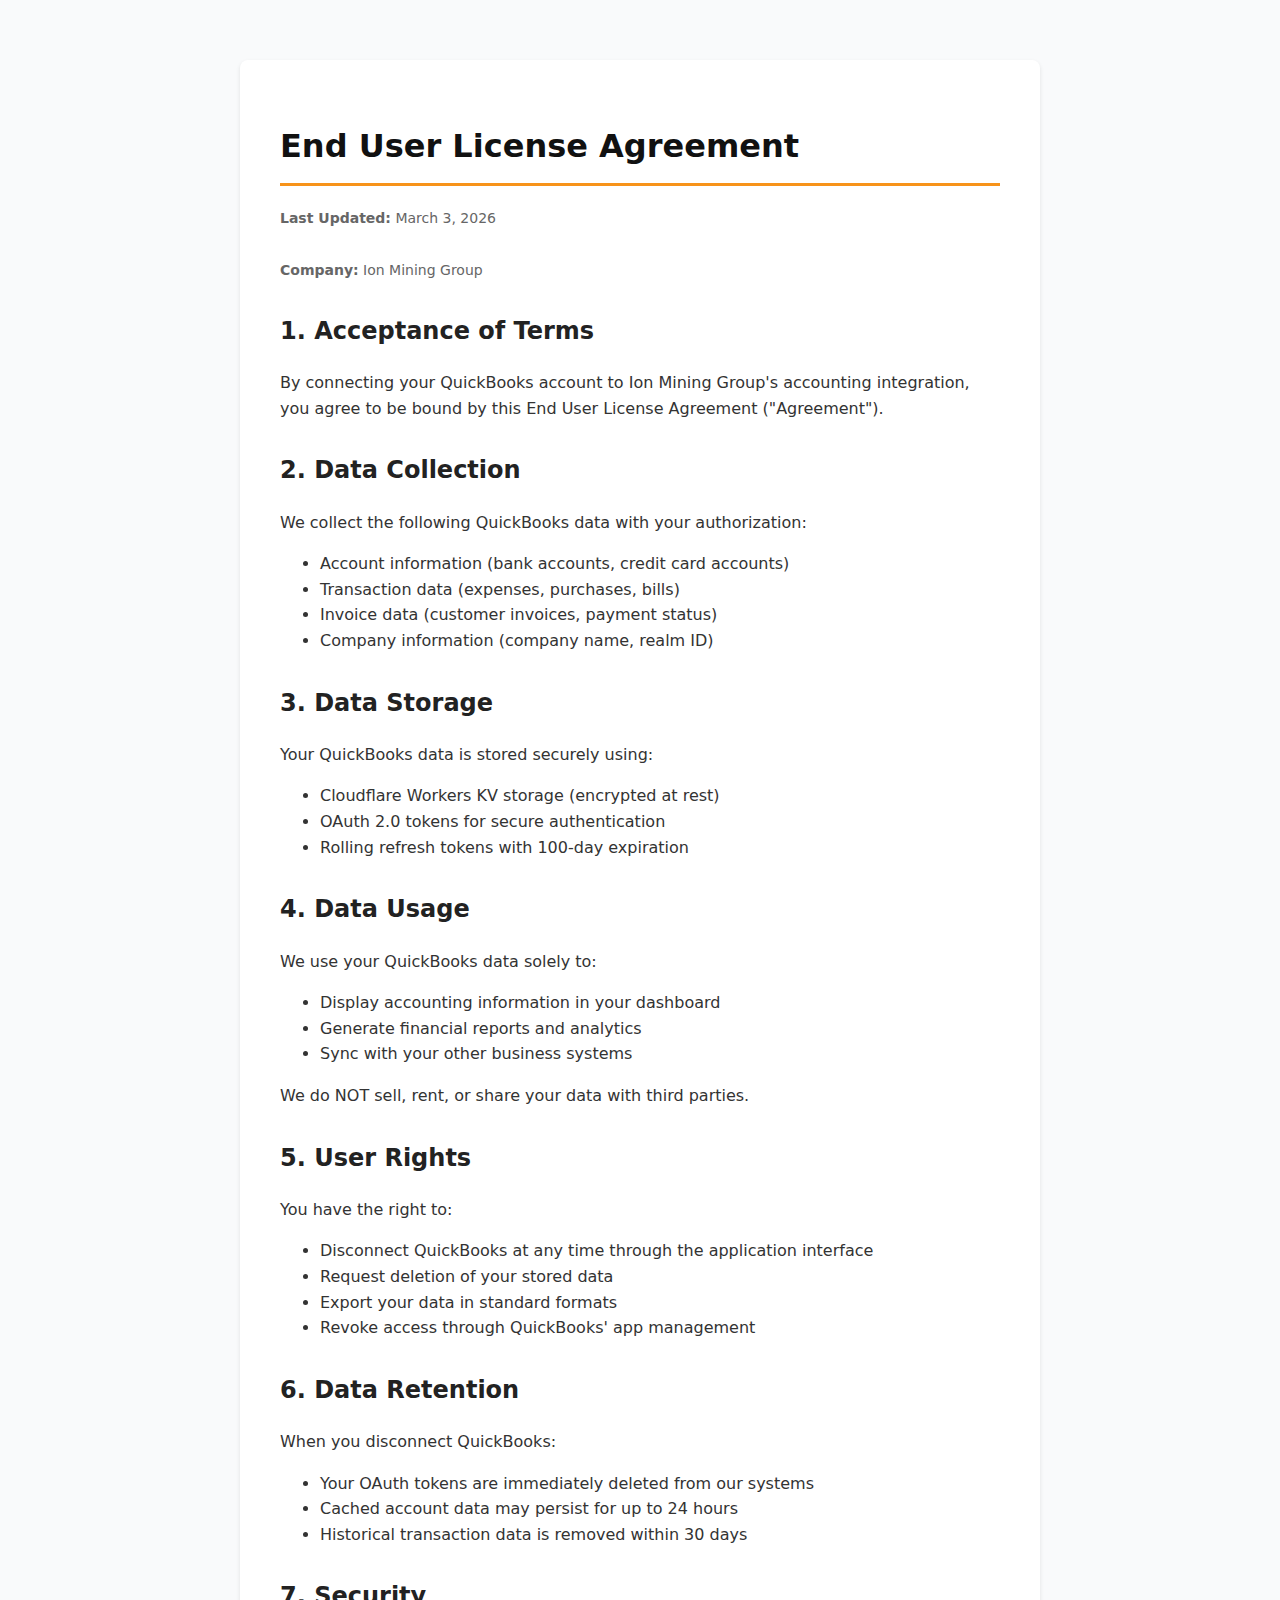
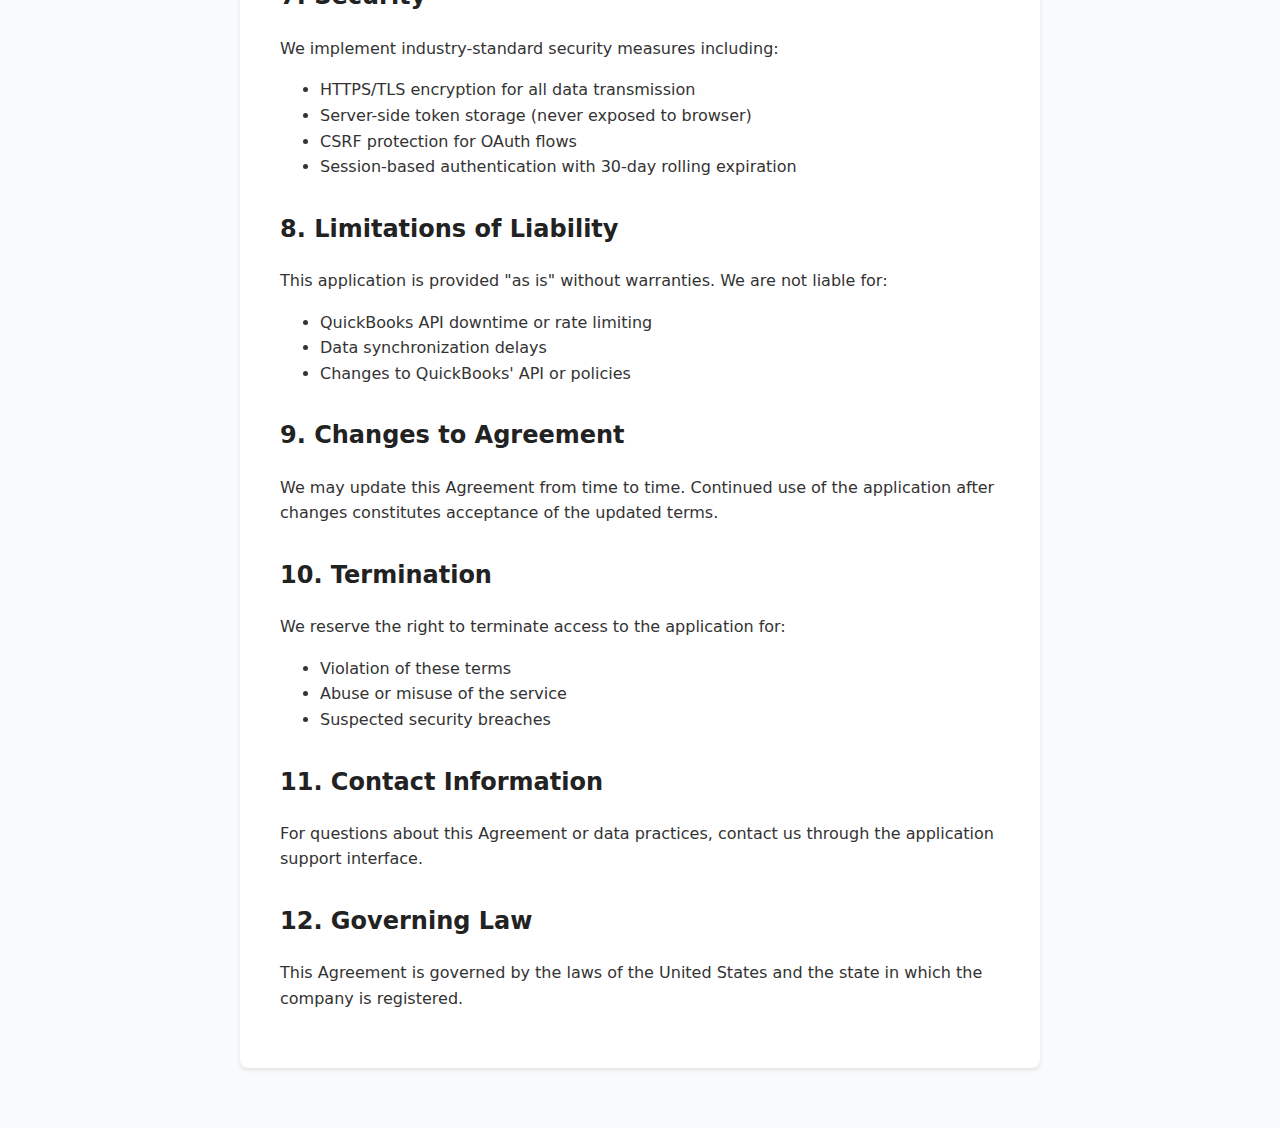
<file: legal-eula.html>
<!DOCTYPE html>
<html lang="en">
<head>
    <meta charset="UTF-8">
    <meta name="viewport" content="width=device-width, initial-scale=1.0">
    <title>End User License Agreement - Ion Mining Group</title>
    <style>
        body {
            font-family: system-ui, -apple-system, BlinkMacSystemFont, 'Segoe UI', Roboto, sans-serif;
            max-width: 800px;
            margin: 40px auto;
            padding: 20px;
            line-height: 1.6;
            color: #333;
            background: #f9fafb;
        }
        h1 {
            color: #111;
            border-bottom: 3px solid #f7931a;
            padding-bottom: 10px;
        }
        h2 {
            color: #222;
            margin-top: 30px;
        }
        .meta {
            color: #666;
            font-size: 14px;
            margin-bottom: 30px;
        }
        .container {
            background: white;
            padding: 40px;
            border-radius: 8px;
            box-shadow: 0 2px 4px rgba(0,0,0,0.1);
        }
    </style>
</head>
<body>
    <div class="container">
        <h1>End User License Agreement</h1>
        <p class="meta"><strong>Last Updated:</strong> March 3, 2026</p>
        <p class="meta"><strong>Company:</strong> Ion Mining Group</p>

        <h2>1. Acceptance of Terms</h2>
        <p>By connecting your QuickBooks account to Ion Mining Group's accounting integration, you agree to be bound by this End User License Agreement ("Agreement").</p>

        <h2>2. Data Collection</h2>
        <p>We collect the following QuickBooks data with your authorization:</p>
        <ul>
            <li>Account information (bank accounts, credit card accounts)</li>
            <li>Transaction data (expenses, purchases, bills)</li>
            <li>Invoice data (customer invoices, payment status)</li>
            <li>Company information (company name, realm ID)</li>
        </ul>

        <h2>3. Data Storage</h2>
        <p>Your QuickBooks data is stored securely using:</p>
        <ul>
            <li>Cloudflare Workers KV storage (encrypted at rest)</li>
            <li>OAuth 2.0 tokens for secure authentication</li>
            <li>Rolling refresh tokens with 100-day expiration</li>
        </ul>

        <h2>4. Data Usage</h2>
        <p>We use your QuickBooks data solely to:</p>
        <ul>
            <li>Display accounting information in your dashboard</li>
            <li>Generate financial reports and analytics</li>
            <li>Sync with your other business systems</li>
        </ul>
        <p>We do NOT sell, rent, or share your data with third parties.</p>

        <h2>5. User Rights</h2>
        <p>You have the right to:</p>
        <ul>
            <li>Disconnect QuickBooks at any time through the application interface</li>
            <li>Request deletion of your stored data</li>
            <li>Export your data in standard formats</li>
            <li>Revoke access through QuickBooks' app management</li>
        </ul>

        <h2>6. Data Retention</h2>
        <p>When you disconnect QuickBooks:</p>
        <ul>
            <li>Your OAuth tokens are immediately deleted from our systems</li>
            <li>Cached account data may persist for up to 24 hours</li>
            <li>Historical transaction data is removed within 30 days</li>
        </ul>

        <h2>7. Security</h2>
        <p>We implement industry-standard security measures including:</p>
        <ul>
            <li>HTTPS/TLS encryption for all data transmission</li>
            <li>Server-side token storage (never exposed to browser)</li>
            <li>CSRF protection for OAuth flows</li>
            <li>Session-based authentication with 30-day rolling expiration</li>
        </ul>

        <h2>8. Limitations of Liability</h2>
        <p>This application is provided "as is" without warranties. We are not liable for:</p>
        <ul>
            <li>QuickBooks API downtime or rate limiting</li>
            <li>Data synchronization delays</li>
            <li>Changes to QuickBooks' API or policies</li>
        </ul>

        <h2>9. Changes to Agreement</h2>
        <p>We may update this Agreement from time to time. Continued use of the application after changes constitutes acceptance of the updated terms.</p>

        <h2>10. Termination</h2>
        <p>We reserve the right to terminate access to the application for:</p>
        <ul>
            <li>Violation of these terms</li>
            <li>Abuse or misuse of the service</li>
            <li>Suspected security breaches</li>
        </ul>

        <h2>11. Contact Information</h2>
        <p>For questions about this Agreement or data practices, contact us through the application support interface.</p>

        <h2>12. Governing Law</h2>
        <p>This Agreement is governed by the laws of the United States and the state in which the company is registered.</p>
    </div>
</body>
</html>
</file>
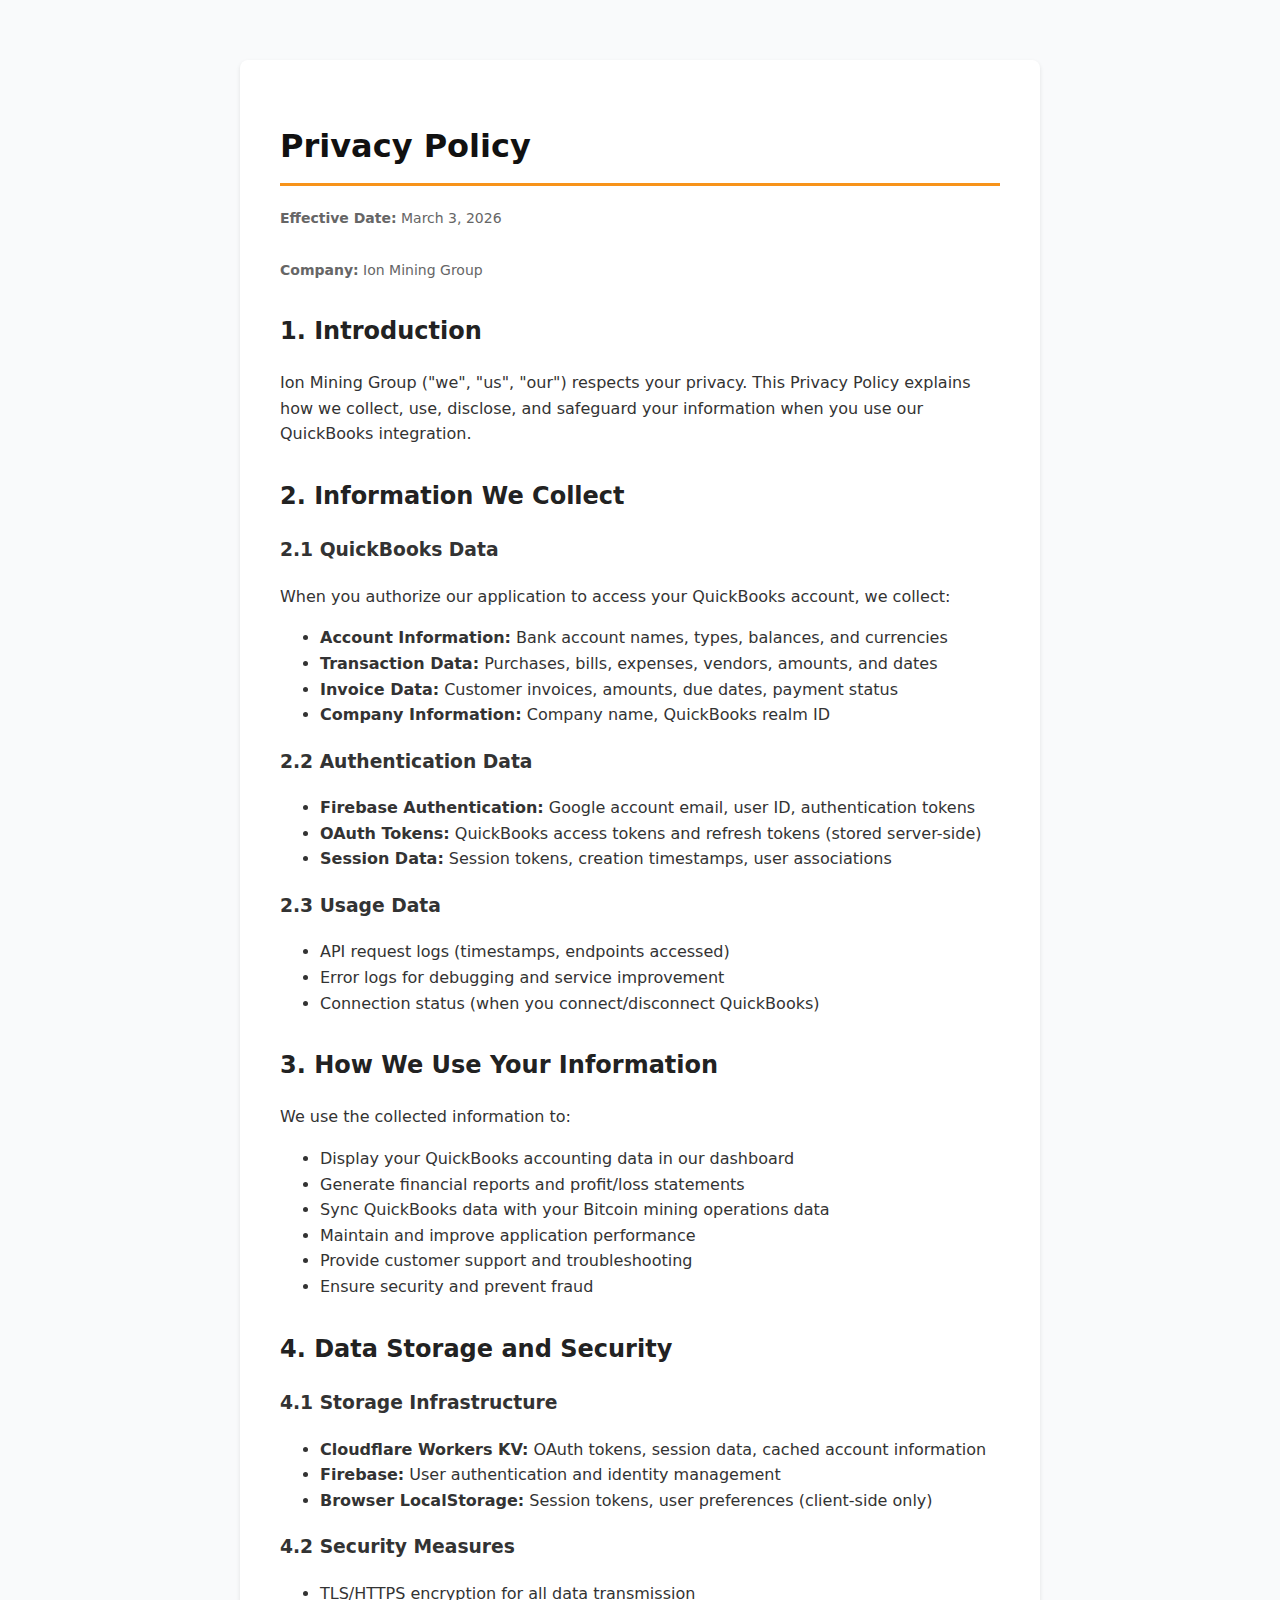
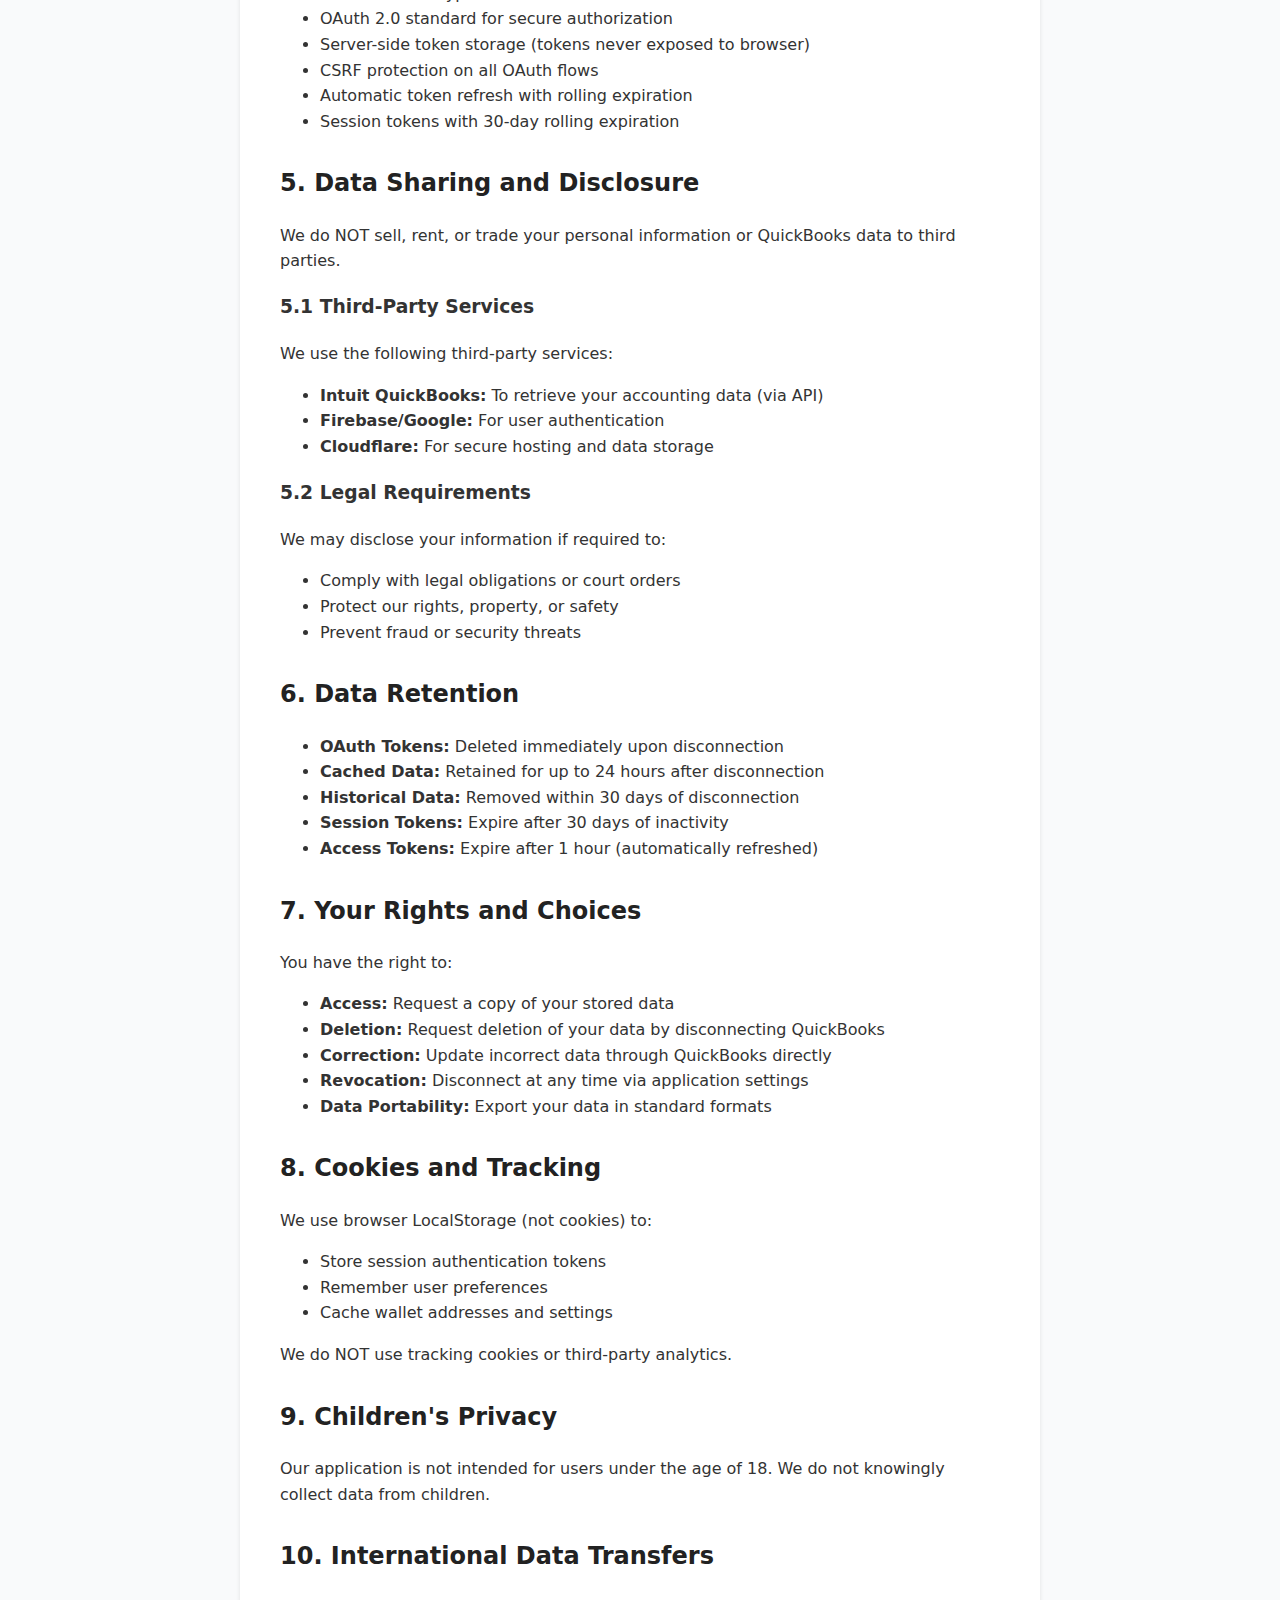
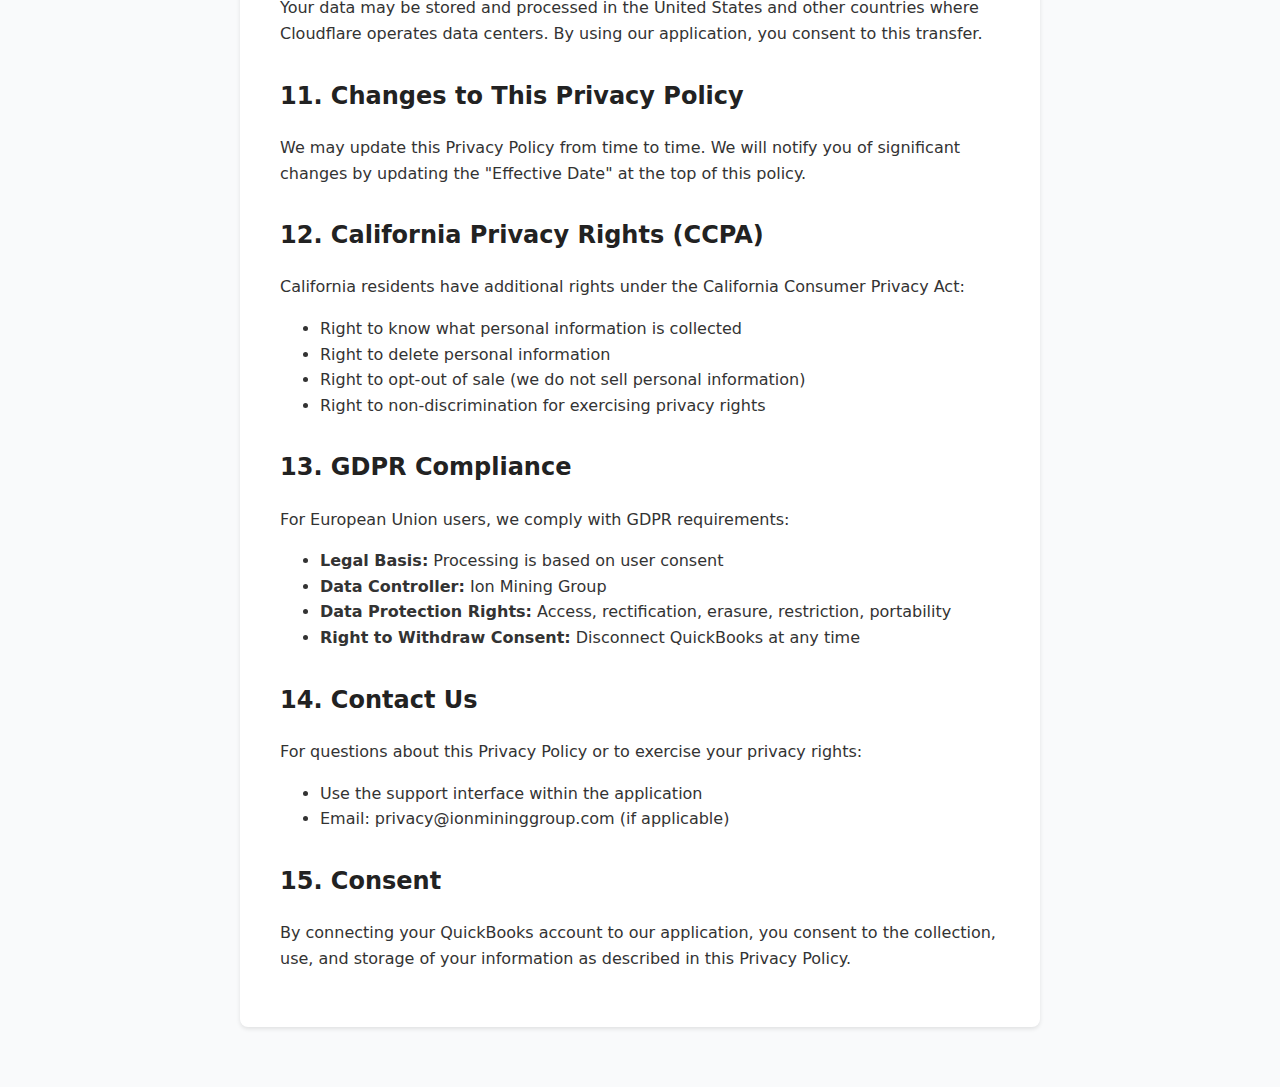
<file: legal-privacy.html>
<!DOCTYPE html>
<html lang="en">
<head>
    <meta charset="UTF-8">
    <meta name="viewport" content="width=device-width, initial-scale=1.0">
    <title>Privacy Policy - Ion Mining Group</title>
    <style>
        body {
            font-family: system-ui, -apple-system, BlinkMacSystemFont, 'Segoe UI', Roboto, sans-serif;
            max-width: 800px;
            margin: 40px auto;
            padding: 20px;
            line-height: 1.6;
            color: #333;
            background: #f9fafb;
        }
        h1 {
            color: #111;
            border-bottom: 3px solid #f7931a;
            padding-bottom: 10px;
        }
        h2 {
            color: #222;
            margin-top: 30px;
        }
        .meta {
            color: #666;
            font-size: 14px;
            margin-bottom: 30px;
        }
        .container {
            background: white;
            padding: 40px;
            border-radius: 8px;
            box-shadow: 0 2px 4px rgba(0,0,0,0.1);
        }
    </style>
</head>
<body>
    <div class="container">
        <h1>Privacy Policy</h1>
        <p class="meta"><strong>Effective Date:</strong> March 3, 2026</p>
        <p class="meta"><strong>Company:</strong> Ion Mining Group</p>

        <h2>1. Introduction</h2>
        <p>Ion Mining Group ("we", "us", "our") respects your privacy. This Privacy Policy explains how we collect, use, disclose, and safeguard your information when you use our QuickBooks integration.</p>

        <h2>2. Information We Collect</h2>

        <h3>2.1 QuickBooks Data</h3>
        <p>When you authorize our application to access your QuickBooks account, we collect:</p>
        <ul>
            <li><strong>Account Information:</strong> Bank account names, types, balances, and currencies</li>
            <li><strong>Transaction Data:</strong> Purchases, bills, expenses, vendors, amounts, and dates</li>
            <li><strong>Invoice Data:</strong> Customer invoices, amounts, due dates, payment status</li>
            <li><strong>Company Information:</strong> Company name, QuickBooks realm ID</li>
        </ul>

        <h3>2.2 Authentication Data</h3>
        <ul>
            <li><strong>Firebase Authentication:</strong> Google account email, user ID, authentication tokens</li>
            <li><strong>OAuth Tokens:</strong> QuickBooks access tokens and refresh tokens (stored server-side)</li>
            <li><strong>Session Data:</strong> Session tokens, creation timestamps, user associations</li>
        </ul>

        <h3>2.3 Usage Data</h3>
        <ul>
            <li>API request logs (timestamps, endpoints accessed)</li>
            <li>Error logs for debugging and service improvement</li>
            <li>Connection status (when you connect/disconnect QuickBooks)</li>
        </ul>

        <h2>3. How We Use Your Information</h2>
        <p>We use the collected information to:</p>
        <ul>
            <li>Display your QuickBooks accounting data in our dashboard</li>
            <li>Generate financial reports and profit/loss statements</li>
            <li>Sync QuickBooks data with your Bitcoin mining operations data</li>
            <li>Maintain and improve application performance</li>
            <li>Provide customer support and troubleshooting</li>
            <li>Ensure security and prevent fraud</li>
        </ul>

        <h2>4. Data Storage and Security</h2>

        <h3>4.1 Storage Infrastructure</h3>
        <ul>
            <li><strong>Cloudflare Workers KV:</strong> OAuth tokens, session data, cached account information</li>
            <li><strong>Firebase:</strong> User authentication and identity management</li>
            <li><strong>Browser LocalStorage:</strong> Session tokens, user preferences (client-side only)</li>
        </ul>

        <h3>4.2 Security Measures</h3>
        <ul>
            <li>TLS/HTTPS encryption for all data transmission</li>
            <li>OAuth 2.0 standard for secure authorization</li>
            <li>Server-side token storage (tokens never exposed to browser)</li>
            <li>CSRF protection on all OAuth flows</li>
            <li>Automatic token refresh with rolling expiration</li>
            <li>Session tokens with 30-day rolling expiration</li>
        </ul>

        <h2>5. Data Sharing and Disclosure</h2>
        <p>We do NOT sell, rent, or trade your personal information or QuickBooks data to third parties.</p>

        <h3>5.1 Third-Party Services</h3>
        <p>We use the following third-party services:</p>
        <ul>
            <li><strong>Intuit QuickBooks:</strong> To retrieve your accounting data (via API)</li>
            <li><strong>Firebase/Google:</strong> For user authentication</li>
            <li><strong>Cloudflare:</strong> For secure hosting and data storage</li>
        </ul>

        <h3>5.2 Legal Requirements</h3>
        <p>We may disclose your information if required to:</p>
        <ul>
            <li>Comply with legal obligations or court orders</li>
            <li>Protect our rights, property, or safety</li>
            <li>Prevent fraud or security threats</li>
        </ul>

        <h2>6. Data Retention</h2>
        <ul>
            <li><strong>OAuth Tokens:</strong> Deleted immediately upon disconnection</li>
            <li><strong>Cached Data:</strong> Retained for up to 24 hours after disconnection</li>
            <li><strong>Historical Data:</strong> Removed within 30 days of disconnection</li>
            <li><strong>Session Tokens:</strong> Expire after 30 days of inactivity</li>
            <li><strong>Access Tokens:</strong> Expire after 1 hour (automatically refreshed)</li>
        </ul>

        <h2>7. Your Rights and Choices</h2>
        <p>You have the right to:</p>
        <ul>
            <li><strong>Access:</strong> Request a copy of your stored data</li>
            <li><strong>Deletion:</strong> Request deletion of your data by disconnecting QuickBooks</li>
            <li><strong>Correction:</strong> Update incorrect data through QuickBooks directly</li>
            <li><strong>Revocation:</strong> Disconnect at any time via application settings</li>
            <li><strong>Data Portability:</strong> Export your data in standard formats</li>
        </ul>

        <h2>8. Cookies and Tracking</h2>
        <p>We use browser LocalStorage (not cookies) to:</p>
        <ul>
            <li>Store session authentication tokens</li>
            <li>Remember user preferences</li>
            <li>Cache wallet addresses and settings</li>
        </ul>
        <p>We do NOT use tracking cookies or third-party analytics.</p>

        <h2>9. Children's Privacy</h2>
        <p>Our application is not intended for users under the age of 18. We do not knowingly collect data from children.</p>

        <h2>10. International Data Transfers</h2>
        <p>Your data may be stored and processed in the United States and other countries where Cloudflare operates data centers. By using our application, you consent to this transfer.</p>

        <h2>11. Changes to This Privacy Policy</h2>
        <p>We may update this Privacy Policy from time to time. We will notify you of significant changes by updating the "Effective Date" at the top of this policy.</p>

        <h2>12. California Privacy Rights (CCPA)</h2>
        <p>California residents have additional rights under the California Consumer Privacy Act:</p>
        <ul>
            <li>Right to know what personal information is collected</li>
            <li>Right to delete personal information</li>
            <li>Right to opt-out of sale (we do not sell personal information)</li>
            <li>Right to non-discrimination for exercising privacy rights</li>
        </ul>

        <h2>13. GDPR Compliance</h2>
        <p>For European Union users, we comply with GDPR requirements:</p>
        <ul>
            <li><strong>Legal Basis:</strong> Processing is based on user consent</li>
            <li><strong>Data Controller:</strong> Ion Mining Group</li>
            <li><strong>Data Protection Rights:</strong> Access, rectification, erasure, restriction, portability</li>
            <li><strong>Right to Withdraw Consent:</strong> Disconnect QuickBooks at any time</li>
        </ul>

        <h2>14. Contact Us</h2>
        <p>For questions about this Privacy Policy or to exercise your privacy rights:</p>
        <ul>
            <li>Use the support interface within the application</li>
            <li>Email: privacy@ionmininggroup.com (if applicable)</li>
        </ul>

        <h2>15. Consent</h2>
        <p>By connecting your QuickBooks account to our application, you consent to the collection, use, and storage of your information as described in this Privacy Policy.</p>
    </div>
</body>
</html>
</file>
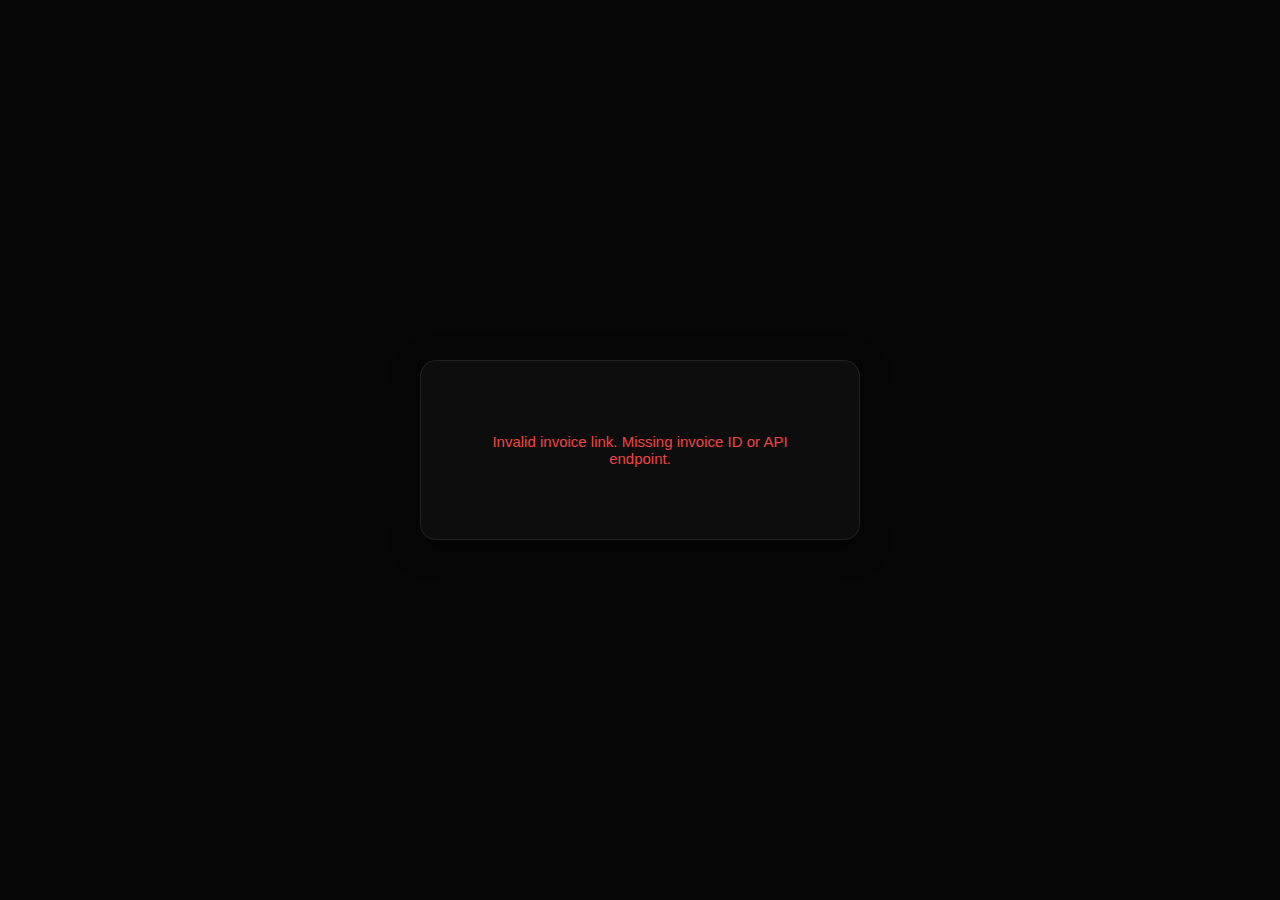
<file: pay.html>
<!DOCTYPE html>
<html lang="en">
<head>
    <meta charset="UTF-8">
    <meta name="viewport" content="width=device-width, initial-scale=1.0">
    <title>Invoice — Payment</title>
    <style>
        * { margin: 0; padding: 0; box-sizing: border-box; }
        body {
            font-family: -apple-system, BlinkMacSystemFont, 'Segoe UI', Roboto, sans-serif;
            background: #060606;
            color: #e8e8e8;
            min-height: 100vh;
            display: flex;
            align-items: center;
            justify-content: center;
            padding: 20px;
        }
        .invoice-card {
            background: rgba(255,255,255,0.03);
            border: 1px solid rgba(255,255,255,0.08);
            border-radius: 16px;
            max-width: 440px;
            width: 100%;
            padding: 32px 28px;
            box-shadow: 0 8px 32px rgba(0,0,0,0.4);
        }
        .business-name {
            font-size: 20px;
            font-weight: 600;
            color: #f7931a;
            text-align: center;
            margin-bottom: 4px;
        }
        .invoice-label {
            font-size: 12px;
            color: #888;
            text-align: center;
            margin-bottom: 24px;
        }
        .details {
            background: rgba(255,255,255,0.03);
            border: 1px solid rgba(255,255,255,0.06);
            border-radius: 10px;
            padding: 16px;
            margin-bottom: 24px;
        }
        .detail-row {
            display: flex;
            justify-content: space-between;
            padding: 6px 0;
            font-size: 14px;
        }
        .detail-row .label { color: #888; }
        .detail-row .value { color: #e8e8e8; font-weight: 500; }
        .detail-row .value.amount { color: #f7931a; font-size: 18px; font-weight: 700; }
        .qr-section {
            text-align: center;
            margin-bottom: 20px;
        }
        .qr-section img {
            border-radius: 12px;
            background: #fff;
            padding: 10px;
            width: 220px;
            height: 220px;
        }
        .bolt11-box {
            position: relative;
            margin-bottom: 20px;
        }
        .bolt11-text {
            background: rgba(255,255,255,0.05);
            padding: 10px 50px 10px 14px;
            border-radius: 8px;
            font-family: monospace;
            font-size: 11px;
            word-break: break-all;
            color: #f7931a;
            max-height: 70px;
            overflow-y: auto;
            line-height: 1.5;
        }
        .copy-btn {
            position: absolute;
            top: 6px;
            right: 6px;
            padding: 5px 12px;
            font-size: 11px;
            background: rgba(247,147,26,0.15);
            border: 1px solid rgba(247,147,26,0.3);
            color: #f7931a;
            border-radius: 6px;
            cursor: pointer;
            font-family: inherit;
        }
        .copy-btn:hover { background: rgba(247,147,26,0.25); }
        .status-bar {
            text-align: center;
            padding: 14px;
            border-radius: 10px;
            font-size: 14px;
            font-weight: 500;
            margin-bottom: 16px;
        }
        .status-waiting {
            background: rgba(247,147,26,0.08);
            border: 1px solid rgba(247,147,26,0.25);
            color: #f7931a;
        }
        .status-paid {
            background: rgba(74,222,128,0.08);
            border: 1px solid rgba(74,222,128,0.25);
            color: #4ade80;
        }
        .status-expired {
            background: rgba(239,68,68,0.08);
            border: 1px solid rgba(239,68,68,0.25);
            color: #ef4444;
        }
        .footer {
            text-align: center;
            font-size: 11px;
            color: #555;
            margin-top: 16px;
        }
        .error-state {
            text-align: center;
            padding: 40px 20px;
            color: #ef4444;
            font-size: 15px;
        }
        .loading-state {
            text-align: center;
            padding: 40px 20px;
            color: #888;
            font-size: 15px;
        }
        .pulse { animation: pulse 2s ease-in-out infinite; }
        @keyframes pulse { 0%,100% { opacity: 1; } 50% { opacity: 0.5; } }
    </style>
</head>
<body>
    <div class="invoice-card">
        <div id="loadingState" class="loading-state">
            <div class="pulse">Loading invoice...</div>
        </div>
        <div id="errorState" class="error-state" style="display:none;"></div>
        <div id="invoiceContent" style="display:none;">
            <div class="business-name" id="bizName">Invoice</div>
            <div class="invoice-label">Payment Request</div>

            <div class="details">
                <div class="detail-row">
                    <span class="label">Amount</span>
                    <span class="value amount" id="invAmount">--</span>
                </div>
                <div class="detail-row">
                    <span class="label">Description</span>
                    <span class="value" id="invDesc">--</span>
                </div>
                <div class="detail-row">
                    <span class="label">Created</span>
                    <span class="value" id="invDate">--</span>
                </div>
            </div>

            <div id="statusBar" class="status-bar status-waiting">Waiting for payment...</div>

            <div id="paymentSection">
                <div class="qr-section">
                    <img id="lnQR" alt="Lightning QR Code">
                </div>
                <div style="font-size: 12px; color: #888; margin-bottom: 6px;">Lightning Invoice:</div>
                <div class="bolt11-box">
                    <div class="bolt11-text" id="bolt11Text"></div>
                    <button class="copy-btn" id="btnCopy">Copy</button>
                </div>
            </div>

            <div id="walletBtnWrap" style="display:none; text-align:center; margin-bottom:16px;">
                <a id="btnOpenWallet" href="#" style="display:inline-block; padding:12px 28px; background:rgba(247,147,26,0.15); border:1px solid rgba(247,147,26,0.3); color:#f7931a; border-radius:10px; text-decoration:none; font-size:14px; font-weight:600;">Open in Wallet</a>
            </div>

            <div class="footer">Secured payment via Lightning Network</div>
        </div>
    </div>

<script>
(function() {
    var params = new URLSearchParams(window.location.search);
    var invoiceId = params.get('id') || '';
    var apiUrl = params.get('api') || '';

    if (!invoiceId || !apiUrl) {
        showError('Invalid invoice link. Missing invoice ID or API endpoint.');
        return;
    }

    var baseUrl = apiUrl.replace(/\/$/, '');

    loadInvoice();

    async function loadInvoice() {
        try {
            var res = await fetch(baseUrl + '/invoice/shared/' + invoiceId);
            if (!res.ok) {
                var errData = await res.json().catch(function() { return {}; });
                showError(errData.error || 'Invoice not found (HTTP ' + res.status + ')');
                return;
            }
            var data = await res.json();
            renderInvoice(data);

            if (data.status !== 'PAID' && data.status !== 'EXPIRED') {
                startPolling();
            }
        } catch(e) {
            showError('Could not load invoice: ' + (e.message || e));
        }
    }

    function renderInvoice(data) {
        document.getElementById('loadingState').style.display = 'none';
        document.getElementById('invoiceContent').style.display = '';

        if (data.businessName) {
            document.getElementById('bizName').textContent = data.businessName;
        }

        var amountText = data.amount || '0';
        var currency = (data.currency || 'USD').toUpperCase();
        if (currency === 'USD') {
            amountText = '$' + parseFloat(amountText).toFixed(2) + ' USD';
        } else {
            amountText = amountText + ' ' + currency;
        }
        document.getElementById('invAmount').textContent = amountText;
        document.getElementById('invDesc').textContent = data.description || '-';

        if (data.created) {
            var d = new Date(data.created);
            document.getElementById('invDate').textContent =
                (d.getMonth() + 1) + '/' + d.getDate() + '/' + d.getFullYear() + ' ' +
                String(d.getHours()).padStart(2, '0') + ':' + String(d.getMinutes()).padStart(2, '0');
        }

        if (data.status === 'PAID') {
            showPaid();
            return;
        }
        if (data.status === 'EXPIRED') {
            showExpired();
            return;
        }

        var bolt11 = data.bolt11 || '';
        if (bolt11) {
            document.getElementById('bolt11Text').textContent = bolt11;
            document.getElementById('lnQR').src =
                'https://api.qrserver.com/v1/create-qr-code/?size=220x220&ecc=M&data=' + encodeURIComponent('lightning:' + bolt11);
            // Set deep-link for Open in Wallet button
            document.getElementById('btnOpenWallet').href = 'lightning:' + bolt11;
            document.getElementById('walletBtnWrap').style.display = '';
        } else {
            document.getElementById('paymentSection').innerHTML =
                '<div style="text-align:center; color:#888; padding:20px;">Lightning invoice is being generated...</div>';
        }

        document.title = 'Invoice — ' + amountText;
    }

    function showPaid() {
        var bar = document.getElementById('statusBar');
        bar.className = 'status-bar status-paid';
        bar.textContent = 'Payment Received';
        document.getElementById('paymentSection').style.display = 'none';
    }

    function showExpired() {
        var bar = document.getElementById('statusBar');
        bar.className = 'status-bar status-expired';
        bar.textContent = 'Invoice Expired';
        document.getElementById('paymentSection').style.display = 'none';
    }

    function showError(msg) {
        document.getElementById('loadingState').style.display = 'none';
        var el = document.getElementById('errorState');
        el.style.display = '';
        el.textContent = msg;
    }

    function startPolling() {
        setInterval(async function() {
            try {
                var res = await fetch(baseUrl + '/invoice/shared/' + invoiceId + '/status');
                if (!res.ok) return;
                var data = await res.json();
                if (data.status === 'PAID') {
                    showPaid();
                } else if (data.status === 'EXPIRED') {
                    showExpired();
                }
            } catch(e) {}
        }, 5000);
    }

    // Copy button
    document.getElementById('btnCopy').addEventListener('click', function() {
        var text = document.getElementById('bolt11Text').textContent;
        var btn = this;
        navigator.clipboard.writeText(text).then(function() {
            btn.textContent = 'Copied!';
            setTimeout(function() { btn.textContent = 'Copy'; }, 1500);
        }).catch(function() {
            var ta = document.createElement('textarea');
            ta.value = text;
            ta.style.position = 'fixed';
            ta.style.opacity = '0';
            document.body.appendChild(ta);
            ta.select();
            document.execCommand('copy');
            document.body.removeChild(ta);
            btn.textContent = 'Copied!';
            setTimeout(function() { btn.textContent = 'Copy'; }, 1500);
        });
    });
})();
</script>
</body>
</html>
</file>
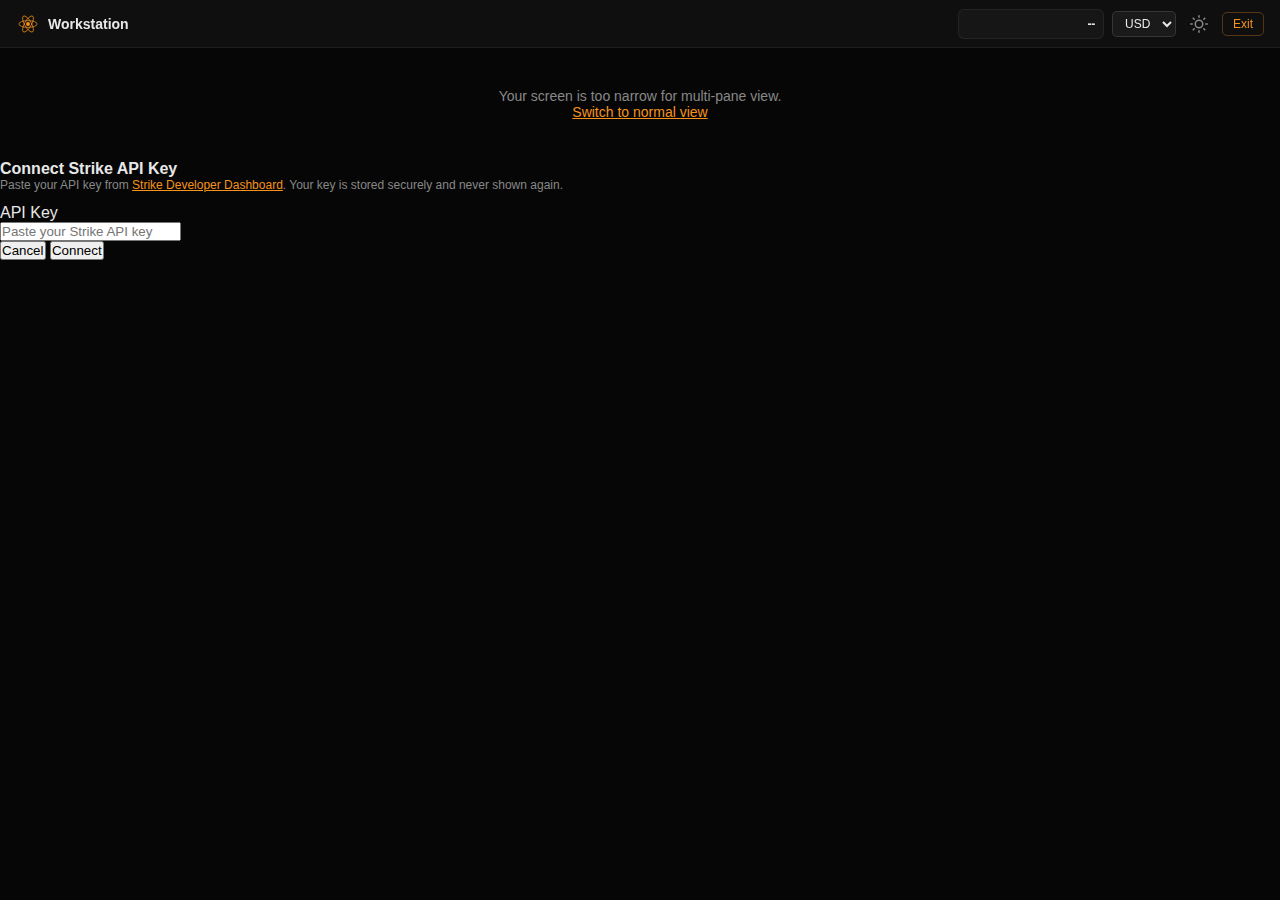
<file: workstation.html>
<!DOCTYPE html>
<html lang="en">
<head>
    <meta charset="UTF-8">
    <meta name="viewport" content="width=device-width, initial-scale=1.0">
    <title>Ion Mining Group — Workstation</title>
    <link rel="manifest" href="./manifest.json">
    <style>
    :root {
        --bg: #060606;
        --bg-nav: rgba(255, 255, 255, 0.04);
        --text: #e8e8e8;
        --text-muted: #888;
        --border: rgba(255, 255, 255, 0.06);
        --accent: #f7931a;
    }
    [data-theme="light"] {
        --bg: #f5f5f5;
        --bg-nav: rgba(255, 255, 255, 0.92);
        --text: #1a1a1a;
        --text-muted: #666;
        --border: rgba(0, 0, 0, 0.08);
        --accent: #f7931a;
    }
    *, *::before, *::after { box-sizing: border-box; margin: 0; padding: 0; }
    html, body {
        height: 100%;
        overflow: hidden;
        font-family: -apple-system, BlinkMacSystemFont, 'Segoe UI', Helvetica, Arial, sans-serif;
        background: var(--bg);
        color: var(--text);
    }
    .ws-nav {
        display: flex;
        align-items: center;
        justify-content: space-between;
        padding: 8px 16px;
        background: var(--bg-nav);
        border-bottom: 1px solid var(--border);
        backdrop-filter: blur(20px);
        -webkit-backdrop-filter: blur(20px);
        height: 48px;
        flex-shrink: 0;
    }
    .ws-brand {
        display: flex;
        align-items: center;
        gap: 8px;
        text-decoration: none;
        color: var(--text);
        font-weight: 600;
        font-size: 14px;
        flex-shrink: 0;
    }
    .ws-brand svg { flex-shrink: 0; }
    .ws-pane-selectors {
        display: flex;
        gap: 12px;
        align-items: center;
        flex-wrap: wrap;
        justify-content: center;
        flex: 1;
        padding: 0 16px;
    }
    .ws-pane-select-group {
        display: flex;
        align-items: center;
        gap: 4px;
    }
    .ws-pane-select-group label {
        font-size: 11px;
        color: var(--text-muted);
        font-weight: 500;
        white-space: nowrap;
    }
    .ws-pane-select-group select {
        background: #1a1a1a;
        border: 1px solid rgba(255,255,255,0.12);
        color: #e8e8e8;
        font-size: 12px;
        padding: 4px 8px;
        border-radius: 5px;
        cursor: pointer;
    }
    .ws-pane-select-group select option {
        background: #1a1a1a;
        color: #e8e8e8;
    }
    [data-theme="light"] .ws-pane-select-group select {
        background: #fff;
        border-color: rgba(0,0,0,0.12);
        color: #1a1a1a;
    }
    [data-theme="light"] .ws-pane-select-group select option {
        background: #fff;
        color: #1a1a1a;
    }
    .ws-actions {
        display: flex;
        align-items: center;
        gap: 8px;
        flex-shrink: 0;
    }
    .ws-actions select {
        background: #1a1a1a;
        border: 1px solid rgba(255,255,255,0.12);
        color: #e8e8e8;
        font-size: 12px;
        padding: 4px 8px;
        border-radius: 5px;
        cursor: pointer;
    }
    .ws-actions select option {
        background: #1a1a1a;
        color: #e8e8e8;
    }
    [data-theme="light"] .ws-actions select {
        background: #fff;
        border-color: rgba(0,0,0,0.12);
        color: #1a1a1a;
    }
    [data-theme="light"] .ws-actions select option {
        background: #fff;
        color: #1a1a1a;
    }
    .ws-actions button {
        background: none;
        border: none;
        color: var(--text-muted);
        cursor: pointer;
        padding: 6px;
        border-radius: 6px;
        display: flex;
        align-items: center;
        transition: background 0.2s, color 0.2s;
    }
    .ws-actions button:hover {
        background: rgba(255,255,255,0.06);
        color: var(--accent);
    }
    .ws-exit-btn {
        font-size: 12px;
        color: var(--accent);
        text-decoration: none;
        padding: 4px 10px;
        border: 1px solid rgba(247, 147, 26, 0.3);
        border-radius: 5px;
        transition: background 0.2s;
        white-space: nowrap;
    }
    .ws-exit-btn:hover {
        background: rgba(247, 147, 26, 0.15);
    }
    .ws-panes {
        display: grid;
        height: calc(100vh - 48px);
        gap: 1px;
        background: var(--border);
    }
    .ws-panes.panes-1 { grid-template-columns: 1fr; }
    .ws-panes.panes-2 { grid-template-columns: 1fr 1fr; }
    .ws-panes.panes-3 { grid-template-columns: 1fr 1fr 1fr; }
    .ws-pane {
        display: flex;
        flex-direction: column;
        overflow: hidden;
        background: var(--bg);
    }
    .ws-pane-header {
        display: flex;
        align-items: center;
        justify-content: space-between;
        padding: 4px 10px;
        background: rgba(247, 147, 26, 0.05);
        border-bottom: 1px solid var(--border);
        font-size: 11px;
        color: var(--text-muted);
        flex-shrink: 0;
        height: 24px;
        font-weight: 500;
        text-transform: uppercase;
        letter-spacing: 0.5px;
    }
    .ws-pane iframe {
        flex: 1;
        width: 100%;
        height: 100%;
        border: none;
        background: var(--bg);
    }
    .ws-narrow-msg {
        display: none;
        text-align: center;
        padding: 40px 20px;
        color: var(--text-muted);
        font-size: 14px;
    }
    .ws-narrow-msg a { color: var(--accent); }
    .ion-nav-sparkline { display: flex; align-items: center; gap: 6px; padding: 2px 8px; border-radius: 6px; background: rgba(255,255,255,0.03); border: 1px solid var(--border); cursor: pointer; transition: background 0.2s; text-decoration: none; color: inherit; }
    .ion-nav-sparkline:hover { background: rgba(255,255,255,0.06); }
    .ion-nav-sparkline canvas { display: block; width: 70px; height: 24px; }
    .ion-nav-sparkline-price { font-size: 12px; font-weight: 600; font-variant-numeric: tabular-nums; letter-spacing: -0.3px; white-space: nowrap; min-width: 52px; text-align: right; }
    [data-theme="light"] .ion-nav-sparkline { background: rgba(0,0,0,0.03); border-color: rgba(0,0,0,0.08); }
    [data-theme="light"] .ion-nav-sparkline:hover { background: rgba(0,0,0,0.06); }
    </style>
</head>
<body>
    <nav class="ws-nav">
        <a class="ws-brand" href="./index.html">
            <svg width="24" height="24" viewBox="0 0 100 100" fill="none"><circle cx="50" cy="50" r="8" fill="#f7931a"/><ellipse cx="50" cy="50" rx="38" ry="14" stroke="#f7931a" stroke-width="3"/><ellipse cx="50" cy="50" rx="38" ry="14" stroke="#f7931a" stroke-width="3" transform="rotate(60 50 50)"/><ellipse cx="50" cy="50" rx="38" ry="14" stroke="#f7931a" stroke-width="3" transform="rotate(120 50 50)"/></svg>
            <span>Workstation</span>
        </a>
        <div class="ws-pane-selectors" id="paneSelectors"></div>
        <div class="ws-actions">
            <a href="./charts.html" class="ion-nav-sparkline" id="navSparkline"><canvas id="navSparklineCanvas" width="70" height="24"></canvas><span class="ion-nav-sparkline-price" id="navSparklinePrice">--</span></a>
            <select id="wsCurrency"></select>
            <button id="wsTheme" title="Toggle theme"></button>
            <a href="./index.html" class="ws-exit-btn" title="Exit Workstation">Exit</a>
        </div>
    </nav>
    <div class="ws-panes" id="paneContainer"></div>
    <div class="ws-narrow-msg" id="narrowMsg">
        Your screen is too narrow for multi-pane view.<br>
        <a href="./index.html">Switch to normal view</a>
    </div>

<script>
(function() {
    var PAGES = [
        { id: 'dashboard',  label: 'Dashboard',  file: 'index.html' },
        { id: 'calculator', label: 'Calculator',  file: 'calculator.html' },
        { id: 'charts',     label: 'Charts',      file: 'charts.html' },
        { id: 'map',        label: 'Map',         file: 'map.html' },
        { id: 'payouts',    label: 'Payouts',     file: 'payouts.html' },
        { id: 'accounting', label: 'Accounting',  file: 'accounting.html' },
        { id: 'wallet',     label: 'Wallet',      file: 'wallet.html' }
    ];

    var STORAGE_KEY = 'ionMiningWorkstation';
    var THEME_KEY = 'ionMiningTheme';
    var CURRENCY_KEY = 'ionMiningCurrency';
    var CURRENCIES = { usd: 'USD', eur: 'EUR', gbp: 'GBP', cad: 'CAD', aud: 'AUD', jpy: 'JPY' };

    var SUN_SVG = '<svg width="18" height="18" viewBox="0 0 24 24" fill="none" stroke="currentColor" stroke-width="2" stroke-linecap="round" stroke-linejoin="round"><circle cx="12" cy="12" r="5"/><line x1="12" y1="1" x2="12" y2="3"/><line x1="12" y1="21" x2="12" y2="23"/><line x1="4.22" y1="4.22" x2="5.64" y2="5.64"/><line x1="18.36" y1="18.36" x2="19.78" y2="19.78"/><line x1="1" y1="12" x2="3" y2="12"/><line x1="21" y1="12" x2="23" y2="12"/><line x1="4.22" y1="19.78" x2="5.64" y2="18.36"/><line x1="18.36" y1="5.64" x2="19.78" y2="4.22"/></svg>';
    var MOON_SVG = '<svg width="18" height="18" viewBox="0 0 24 24" fill="none" stroke="currentColor" stroke-width="2" stroke-linecap="round" stroke-linejoin="round"><path d="M21 12.79A9 9 0 1 1 11.21 3 7 7 0 0 0 21 12.79z"/></svg>';

    function getMaxPanes() {
        var w = window.innerWidth;
        if (w >= 2600) return 3;
        if (w >= 1400) return 2;
        return 1;
    }

    function findPage(id) {
        for (var i = 0; i < PAGES.length; i++) {
            if (PAGES[i].id === id) return PAGES[i];
        }
        return null;
    }

    function loadConfig() {
        try {
            var raw = localStorage.getItem(STORAGE_KEY);
            if (raw) return JSON.parse(raw);
        } catch(e) {}
        return { panes: ['dashboard', 'charts', 'map'] };
    }

    function saveConfig(config) {
        localStorage.setItem(STORAGE_KEY, JSON.stringify(config));
    }

    function applyTheme(theme) {
        document.documentElement.dataset.theme = theme;
        var btn = document.getElementById('wsTheme');
        if (btn) btn.innerHTML = (theme === 'light') ? MOON_SVG : SUN_SVG;
    }

    function initCurrencySelect() {
        var sel = document.getElementById('wsCurrency');
        var current = localStorage.getItem(CURRENCY_KEY) || 'usd';
        var html = '';
        for (var k in CURRENCIES) {
            html += '<option value="' + k + '"' + (k === current ? ' selected' : '') + '>' + CURRENCIES[k] + '</option>';
        }
        sel.innerHTML = html;
    }

    function broadcastToIframes(type, value) {
        var iframes = document.querySelectorAll('.ws-pane iframe');
        for (var i = 0; i < iframes.length; i++) {
            try {
                iframes[i].contentWindow.postMessage({ ionMining: true, type: type, value: value }, '*');
            } catch(e) {}
        }
    }

    function render() {
        var maxPanes = getMaxPanes();
        var container = document.getElementById('paneContainer');
        var narrowMsg = document.getElementById('narrowMsg');

        if (maxPanes < 2) {
            container.style.display = 'none';
            narrowMsg.style.display = 'block';
            document.getElementById('paneSelectors').innerHTML = '';
            return;
        }
        container.style.display = 'grid';
        narrowMsg.style.display = 'none';

        var config = loadConfig();
        var activePanes = config.panes.slice(0, maxPanes);
        while (activePanes.length < 1) activePanes.push('dashboard');

        // Build pane selectors
        var selectorsDiv = document.getElementById('paneSelectors');
        selectorsDiv.innerHTML = '';
        for (var i = 0; i < maxPanes; i++) {
            var wrapper = document.createElement('div');
            wrapper.className = 'ws-pane-select-group';

            var label = document.createElement('label');
            label.textContent = (i + 1) + ':';

            var select = document.createElement('select');
            select.dataset.paneIndex = i;

            if (i > 0) {
                var noneOpt = document.createElement('option');
                noneOpt.value = '';
                noneOpt.textContent = '-- None --';
                select.appendChild(noneOpt);
            }

            for (var p = 0; p < PAGES.length; p++) {
                var opt = document.createElement('option');
                opt.value = PAGES[p].id;
                opt.textContent = PAGES[p].label;
                if (activePanes[i] === PAGES[p].id) opt.selected = true;
                select.appendChild(opt);
            }

            select.addEventListener('change', onPaneSelect);
            wrapper.appendChild(label);
            wrapper.appendChild(select);
            selectorsDiv.appendChild(wrapper);
        }

        // Build iframe panes
        container.innerHTML = '';
        var visiblePanes = [];
        for (var v = 0; v < activePanes.length; v++) {
            if (activePanes[v]) visiblePanes.push(activePanes[v]);
        }
        if (visiblePanes.length === 0) visiblePanes = ['dashboard'];

        container.className = 'ws-panes panes-' + visiblePanes.length;

        for (var j = 0; j < visiblePanes.length; j++) {
            var page = findPage(visiblePanes[j]);
            if (!page) continue;

            var pane = document.createElement('div');
            pane.className = 'ws-pane';

            var header = document.createElement('div');
            header.className = 'ws-pane-header';
            header.textContent = page.label;
            pane.appendChild(header);

            var iframe = document.createElement('iframe');
            iframe.src = './' + page.file + '?embed=1';
            iframe.title = page.label;
            if (j > 0) iframe.loading = 'lazy';
            pane.appendChild(iframe);

            container.appendChild(pane);
        }
    }

    function onPaneSelect(e) {
        var index = parseInt(e.target.dataset.paneIndex);
        var config = loadConfig();
        var maxPanes = getMaxPanes();
        while (config.panes.length < maxPanes) config.panes.push('');
        config.panes[index] = e.target.value;
        saveConfig(config);
        render();
    }

    // Resize handler
    var resizeTimer;
    var lastMaxPanes = getMaxPanes();
    window.addEventListener('resize', function() {
        clearTimeout(resizeTimer);
        resizeTimer = setTimeout(function() {
            var newMax = getMaxPanes();
            if (newMax !== lastMaxPanes) {
                lastMaxPanes = newMax;
                render();
            }
        }, 300);
    });

    // Sync theme/currency from iframes via storage event
    window.addEventListener('storage', function(e) {
        if (e.key === THEME_KEY) applyTheme(e.newValue || 'dark');
        if (e.key === CURRENCY_KEY) {
            var sel = document.getElementById('wsCurrency');
            if (sel) sel.value = e.newValue || 'usd';
        }
    });

    // Theme toggle
    document.getElementById('wsTheme').addEventListener('click', function() {
        var current = document.documentElement.dataset.theme || 'dark';
        var next = (current === 'dark') ? 'light' : 'dark';
        localStorage.setItem(THEME_KEY, next);
        applyTheme(next);
        broadcastToIframes('themeChange', next);
    });

    // Currency change
    document.getElementById('wsCurrency').addEventListener('change', function() {
        localStorage.setItem(CURRENCY_KEY, this.value);
        broadcastToIframes('currencyChange', this.value);
    });

    // Init
    applyTheme(localStorage.getItem(THEME_KEY) || 'dark');
    initCurrencySelect();
    render();
})();
</script>
<script src="./shared.js?v=156"></script>
<script>startNavSparkline();</script>
</body>
</html>
</file>
